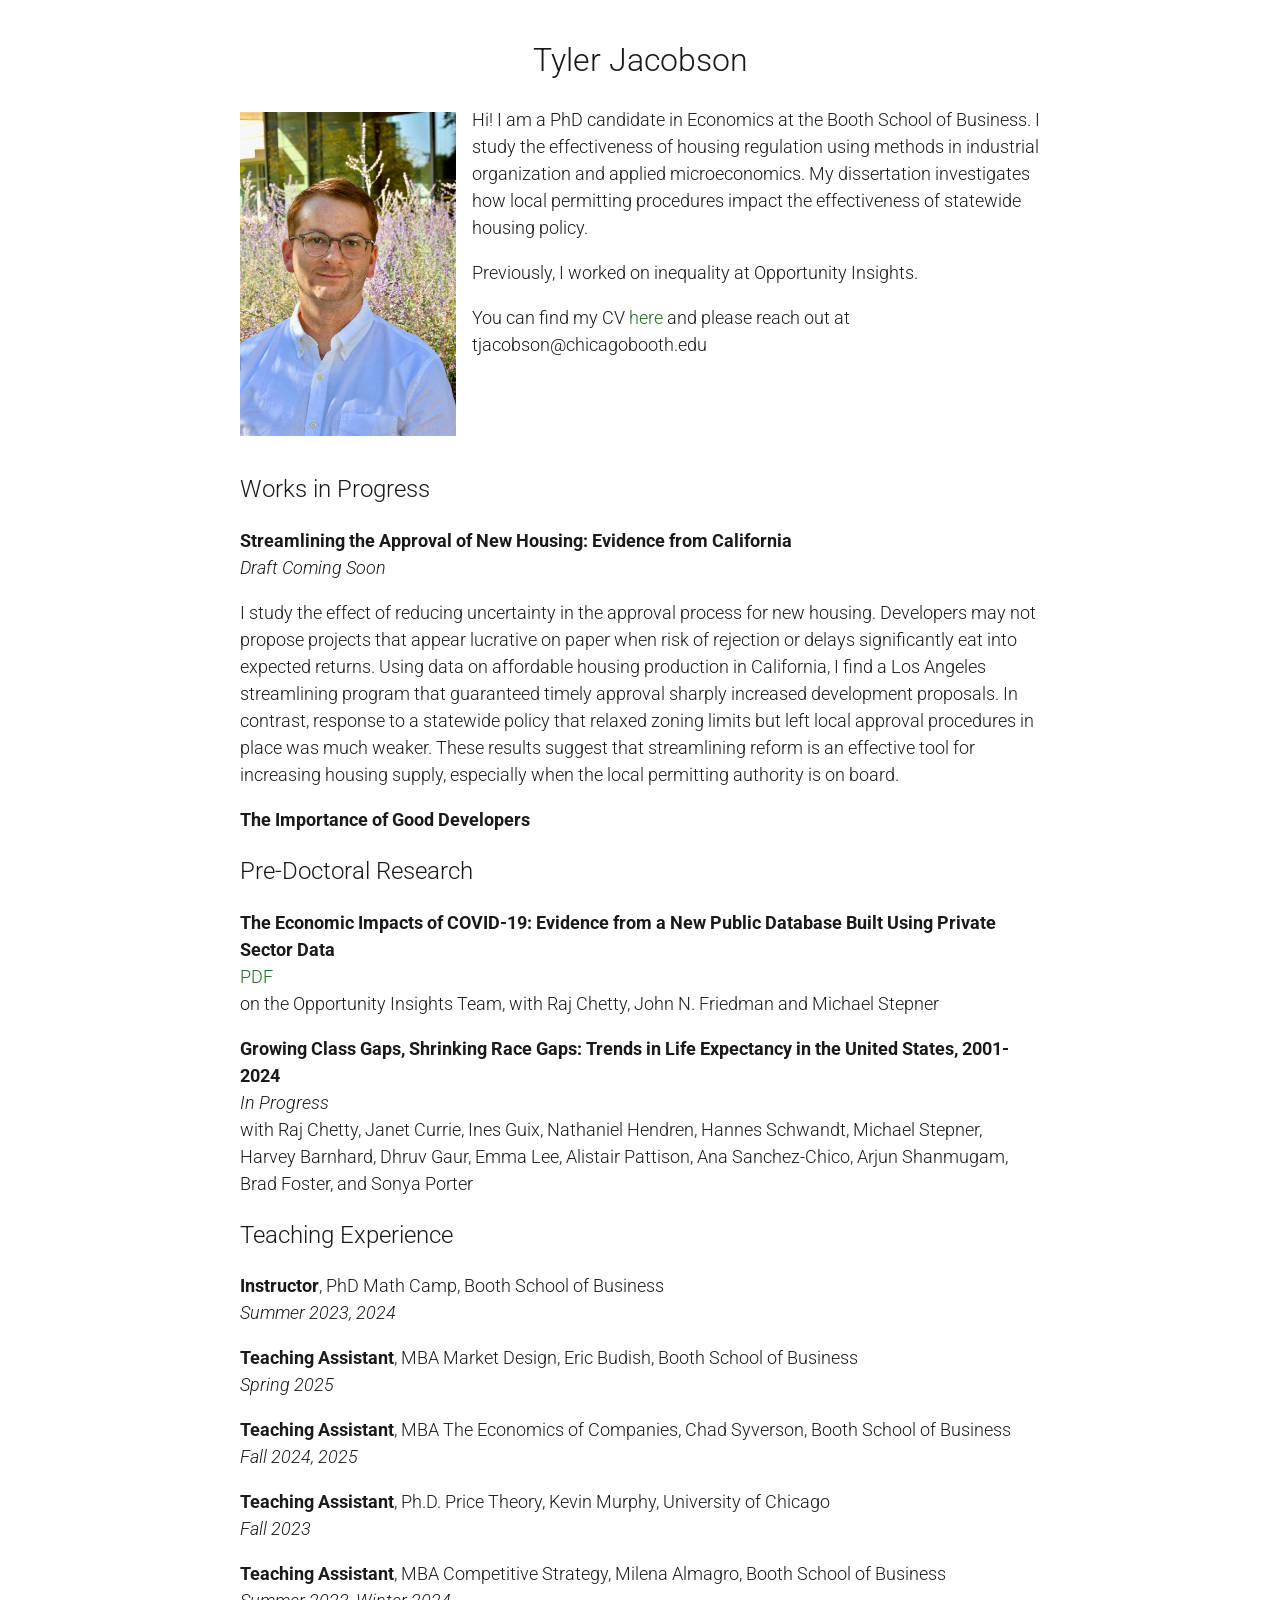
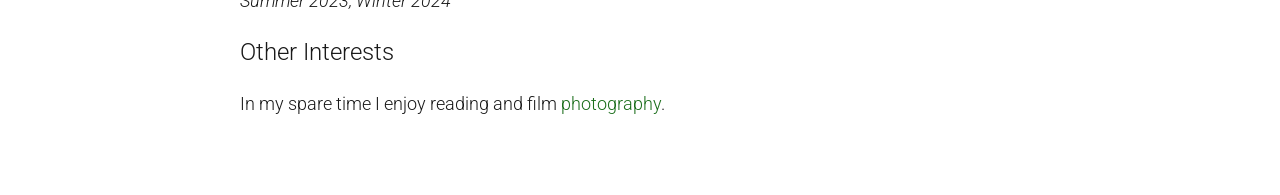
<file: index.html>
<!DOCTYPE html>
<html lang="en">
<head>
<meta charset="UTF-8">
<meta name="viewport" content="width=device-width, initial-scale=1">
<title>Tyler Jacobson</title>
<link rel="stylesheet" href="https://fonts.googleapis.com/css?family=Roboto:300,700&display=swap">
<link rel="icon" type="image/png" href="favicon.png">
<link rel="stylesheet" href="style.css">
</head>
<body>
  <h1>Tyler Jacobson</h1>

  <img class="profile" src="headshot.jpeg" alt="Tyler Jacobson">
  <p>Hi! I am a PhD candidate in Economics at the Booth School of Business. I study the effectiveness of housing regulation using methods in industrial organization and applied microeconomics. My dissertation investigates how local permitting procedures impact the effectiveness of statewide housing policy.</p>
  <p>Previously, I worked on inequality at Opportunity Insights.</p>
  <p>You can find my CV <a href="cv.pdf">here</a> and please reach out at tjacobson@chicagobooth.edu</p>

  <h2>Works in Progress</h2>
  <p><strong>Streamlining the Approval of New Housing: Evidence from California</strong><br><em>Draft Coming Soon</em></p>
  <p>I study the effect of reducing uncertainty in the approval process for new housing. Developers may not propose projects that appear lucrative on paper when risk of rejection or delays significantly eat into expected returns. Using data on affordable housing production in California, I find a Los Angeles streamlining program that guaranteed timely approval sharply increased development proposals. In contrast, response to a statewide policy that relaxed zoning limits but left local approval procedures in place was much weaker. These results suggest that streamlining reform is an effective tool for increasing housing supply, especially when the local permitting authority is on board.</p>
  <p><strong>The Importance of Good Developers</strong></p>

  <h2>Pre-Doctoral Research</h2>
  <p><strong>The Economic Impacts of COVID-19: Evidence from a New Public Database Built Using Private Sector Data</strong><br><a href="https://opportunityinsights.org/wp-content/uploads/2020/05/tracker_paper.pdf">PDF</a><br>on the Opportunity Insights Team, with Raj Chetty, John N. Friedman and Michael Stepner</p>
  <p><strong>Growing Class Gaps, Shrinking Race Gaps: Trends in Life Expectancy in the United States, 2001-2024</strong><br><em>In Progress</em><br>with Raj Chetty, Janet Currie, Ines Guix, Nathaniel Hendren, Hannes Schwandt, Michael Stepner, Harvey Barnhard, Dhruv Gaur, Emma Lee, Alistair Pattison, Ana Sanchez-Chico, Arjun Shanmugam, Brad Foster, and Sonya Porter</p>

  <h2>Teaching Experience</h2>
  <p><strong>Instructor</strong>, PhD Math Camp, Booth School of Business<br><em>Summer 2023, 2024</em></p>
  <p><strong>Teaching Assistant</strong>, MBA Market Design, Eric Budish, Booth School of Business<br><em>Spring 2025</em></p>
  <p><strong>Teaching Assistant</strong>, MBA The Economics of Companies, Chad Syverson, Booth School of Business<br><em>Fall 2024, 2025</em></p>
  <p><strong>Teaching Assistant</strong>, Ph.D. Price Theory, Kevin Murphy, University of Chicago<br><em>Fall 2023</em></p>
  <p><strong>Teaching Assistant</strong>, MBA Competitive Strategy, Milena Almagro, Booth School of Business<br><em>Summer 2023, Winter 2024</em></p>

  <h2>Other Interests</h2>
  <p>In my spare time I enjoy reading and film <a href="photos.html">photography</a>.</p>
</body>
</html>
</file>
<file: style.css>
html {
  background: #fff;
  color: #1a1a1a;
  font-family: Roboto, sans-serif;
  font-size: 18px;
  font-weight: 300;
  line-height: 1.5;
}
body {
  max-width: 800px;
  margin: 0 auto;
  padding: 15px 20px 60px;
}
h1 {
  font-size: 32px;
  font-weight: 300;
  text-align: center;
}
h2 {
  font-size: 24px;
  font-weight: 300;
  clear: left;
}
strong {
  font-weight: 700;
}
a {
  color: #1b6e1b;
  text-decoration: none;
}
a:hover {
  text-decoration: underline;
}
h1 a {
  color: inherit;
}
.profile {
  float: left;
  width: 27%;
  margin: 6px 16px 35px 0;
}
.photos img {
  display: block;
  width: 100%;
  height: auto;
  margin-bottom: 20px;
}
@media (max-width: 560px) {
  .profile {
    float: none;
    display: block;
    width: 100%;
    margin: 0 0 20px;
  }
}
</file>
